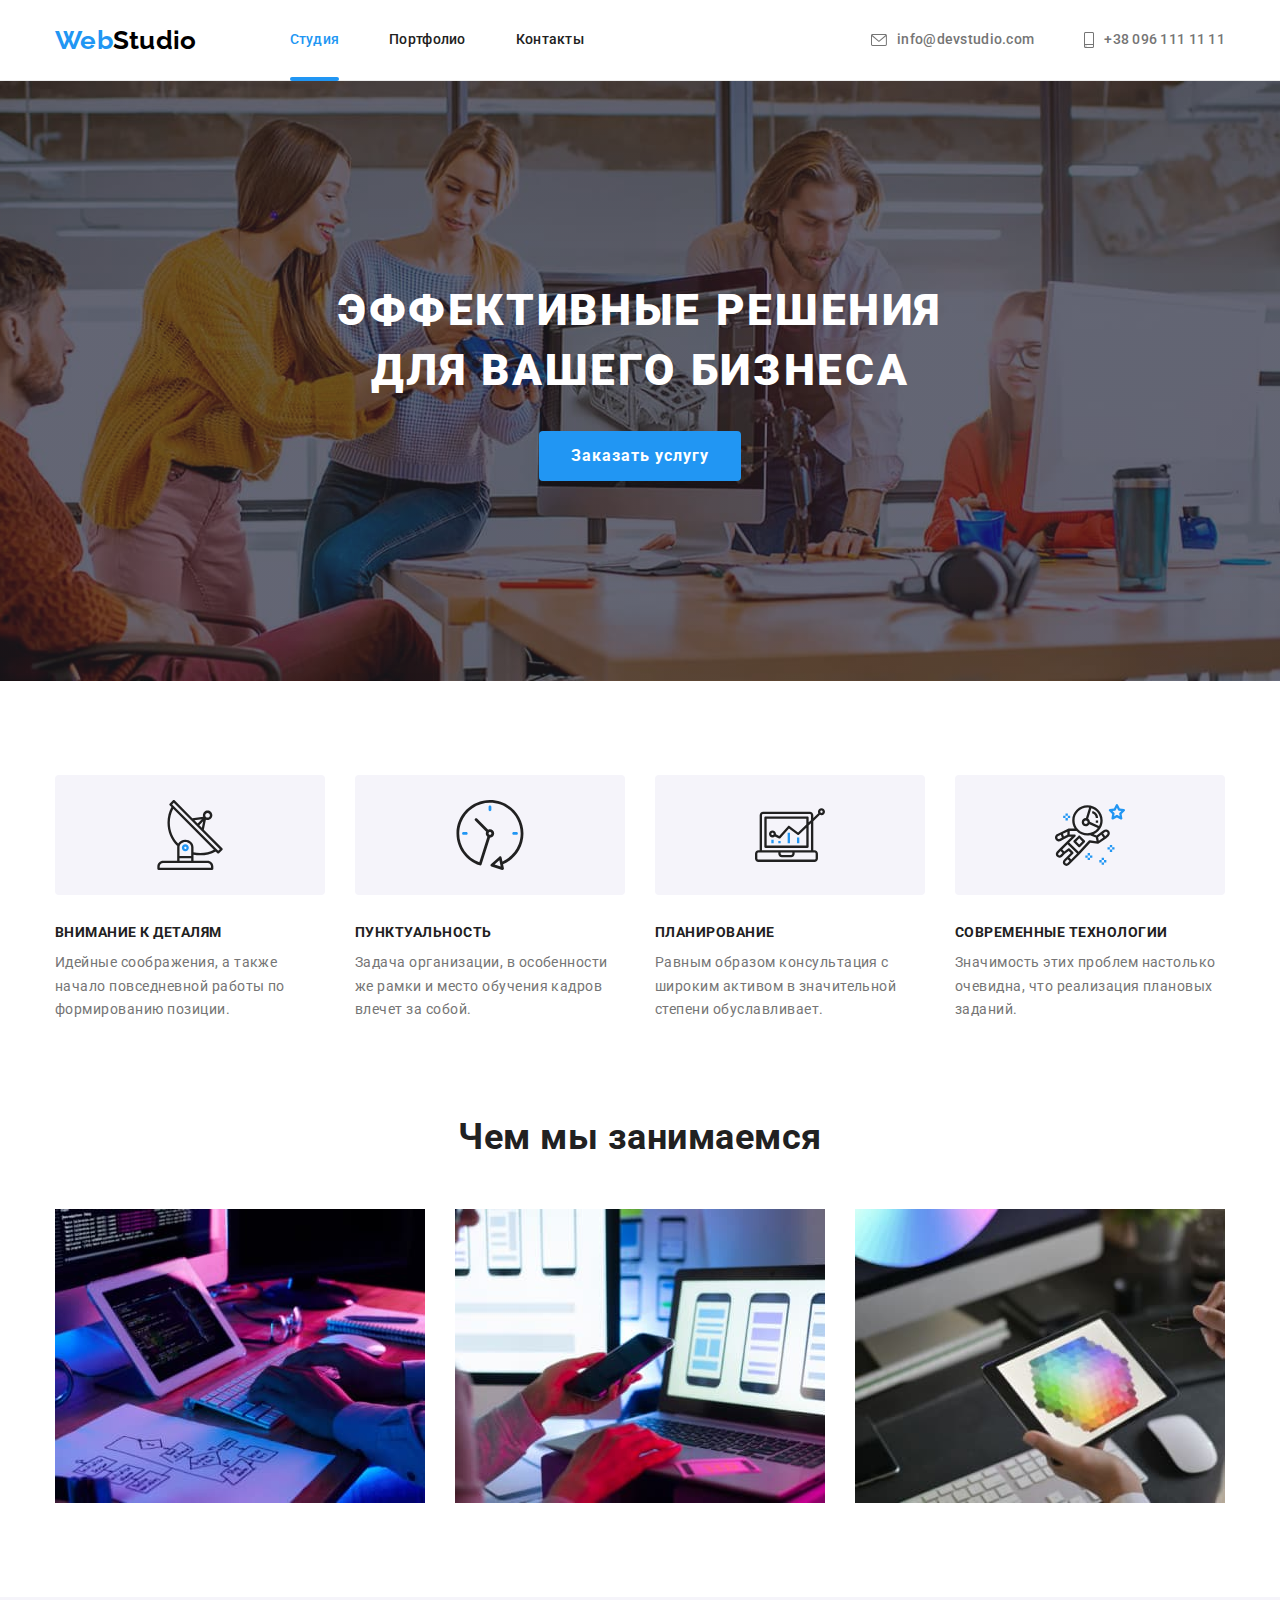
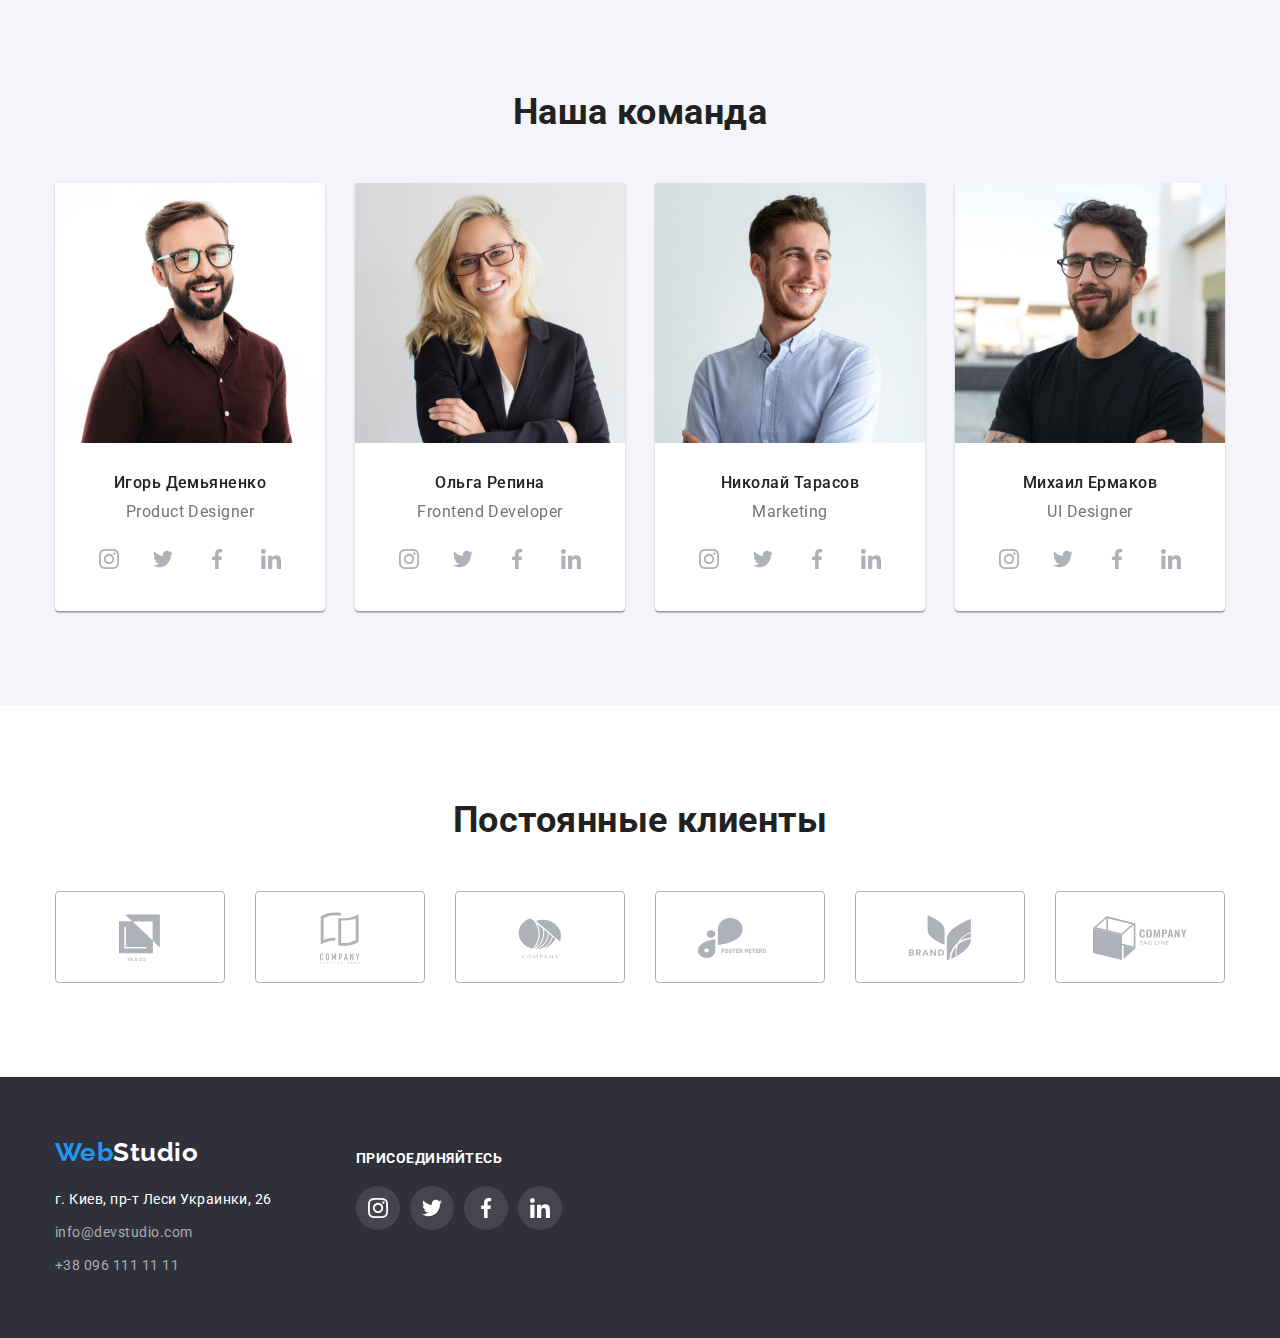
<file: index.html>
<!DOCTYPE html>
<html lang="ru">
<head>
    <meta charset="UTF-8">
    <meta http-equiv="X-UA-Compatible" content="IE=edge">
    <meta name="viewport" content="width=device-width, initial-scale=1.0">
    <title>Document</title>
    <link rel="preconnect" href="https://fonts.googleapis.com">
    <link rel="preconnect" href="https://fonts.gstatic.com" crossorigin>
    <link href="https://fonts.googleapis.com/css2?family=Raleway:wght@700&family=Roboto:wght@400;500;700;900&display=swap"
        rel="stylesheet">
    <link rel="stylesheet" href="https://cdnjs.cloudflare.com/ajax/libs/modern-normalize/1.1.0/modern-normalize.min.css">
    <link rel="stylesheet" href="./css/styles.css">
</head>
<body>
    
 <!--Шапка-->
        <header class="page-header">
            <div class="container main-nav">
                <a href="./index.html" lang="en" class="logo-header link"> <span class="logo-web">Web</span>Studio </a>
                <nav class="page-nav">
                    <ul class="site-nav">
                        <li class="item"><a href="./index.html" class="link current">Студия</a></li>
                        <li class="item"><a href="./portfolio.html" class="link">Портфолио</a></li>
                        <li class="item"><a href="" class="link">Контакты</a></li>
                    </ul>
                </nav>
                <ul class="contacts-nav">
                    <li class="contacts-item">
                        <a href="mailto:info@devstudio.com" class="contacts-link link">
                            <svg class="icon-header envelop" width="16" height="12">
                                <use href="./images/icons.svg#icon-envelope"></use>
                            </svg>info@devstudio.com</a>
                    </li>
                    <li class="contacts-item">
                        <a href="tel:+380961111111" class="contacts-link link">
                            <svg class="icon-header phone" width="10" height="16">
                                <use href="./images/icons.svg#icon-smartphone"></use>
                            </svg>+38 096 111 11 11</a>
                    </li>
                </ul>
            </div>
        </header>
        <main>
 <!--герой--> 
            <section class="hero hero-background">
                <div class="container">
                <h1 class="hero-title">Эффективные решения для вашего бизнеса</h1>
                <button type="button" class="button main" data-modal-open>Заказать услугу</button>
                </div>
            </section>
 <!--Преимущества-->
            <section class="section">
                <div class="container">
                <h2 class="features-title visually-hidden">Преимущества</h2>
                <ul class="features-list">
                    <li class="features-container">
                        <div class="icon-background">
                        <svg class="icon-features">
                            <use href="./images/icons.svg#icon-antenna"></use>
                        </svg>
                        </div>          
                        <h3 class="title">Внимание к деталям</h3>
                        <p class="text">Идейные соображения, а также начало повседневной работы по формированию позиции.</p>
                    </li>
                    <li class="features-container">
                        <div class="icon-background">
                            <svg class="icon-features">
                                <use href="./images/icons.svg#icon-clock"></use>
                            </svg>
                        </div>
                        <h3 class="title">Пунктуальность</h3>
                        <p class="text">Задача организации, в особенности же рамки и место обучения кадров влечет за собой.</p>
                    </li>
                    <li class="features-container diagram">
                        <div class="icon-background">
                            <svg class="icon-features">
                                <use href="./images/icons.svg#icon-diagram"></use>
                            </svg>
                        </div>
                        <h3 class="title">Планирование</h3>
                        <p class="text">Равным образом консультация с широким активом в значительной степени обуславливает.</p>
                    </li>
                    <li class="features-container astronaut">
                        <div class="icon-background">
                            <svg class="icon-features">
                                <use href="./images/icons.svg#icon-astronaut"></use>
                            </svg>
                        </div>
                        <h3 class="title">Современные технологии</h3>
                        <p class="text">Значимость этих проблем настолько очевидна, что реализация плановых заданий.</p>
                    </li>
                </ul>
                </div>
            </section>
 <!--Чем мы занимаемся-->
            <section class="section no-padding-top">
                <div class="container">
                <h2 class="section-title">Чем мы занимаемся</h2>
                <ul class="job-list">
                    <li class="job-item">
                        <img src="./images/box1.jpg " alt="человек набирает код на комютере" width="370">
                        <p class="item-description">Десктопные приложения</p>
                    </li>
                    <li class="job-item">
                        <img src="./images/box2.jpg" alt="подбор макета для мобильного" width="370">
                        <p class="item-description">Мобильные приложения</p>
                    </li>
                    <li class="job-item">
                        <img src="./images/box3.jpg" alt="градиенты цвета на планшете" width="370">
                        <p class="item-description">Дизайнерские решения</p>
                    </li>
                </ul>
                </div>
            </section>
<!--Наша команда-->
            <section class="section team-background">
                <div class="container">
                <h2 class="section-title">Наша команда</h2>
                <ul class="team-list">
                    <li class="team-container">
                        <div class="team-cards">
                        <img class="team-img" src="./images/img1.jpg" alt="фото Игорь Демьяненко" width="270">
                        <p class="team-img back">Lorem ipsum dolor sit amet consectetur adipisicing elit. Autem, ex eligendi. Neque explicabo itaque asperiores sunt ipsum, quos animi sequi.</p>
                        </div>
                        <h3 class="title">Игорь Демьяненко</h3>
                        <p lang="en" class="text">Product Designer</p>
                        <ul class="team-sm-list">
                            <li class="team-sm-item">
                                <a href="" class="team-sm-link" target="_blank" rel="noopener noreferrer nofollow">
                                    <svg class="icon-social-media">
                                    <use href="./images/icons.svg#icon-instagram"></use>
                                    </svg>
                                </a>
                            </li>
                            <li class="team-sm-item">
                                <a href="" class="team-sm-link" target="_blank" rel="noopener noreferrer nofollow">
                                    <svg class="icon-social-media">
                                        <use href="./images/icons.svg#icon-twitter"></use>
                                    </svg>
                                </a>
                            </li>
                            <li class="team-sm-item">
                                <a href="" class="team-sm-link" target="_blank" rel="noopener noreferrer nofollow">
                                    <svg class="icon-social-media">
                                        <use href="./images/icons.svg#icon-facebook"></use>
                                    </svg>
                                </a>
                            </li>
                            <li class="team-sm-item">
                                <a href="" class="team-sm-link" target="_blank" rel="noopener noreferrer nofollow">
                                    <svg class="icon-social-media">
                                        <use href="./images/icons.svg#icon-linkedin"></use>
                                    </svg>
                                </a>
                            </li>
                        </ul>
                    </li>
                    <li class="team-container">
                        <div class="team-cards">
                        <img class="team-img" src="./images/img2.jpg" alt="фото Ольга Репина" width="270">
                        <p class="team-img back">Lorem ipsum dolor sit amet, consectetur adipisicing elit. Minus, rem. Officia distinctio ratione beatae harum nulla eligendi, iste odit dolorem.</p>
                        </div>
                        <h3 class="title">Ольга Репина</h3>
                        <p lang="en" class="text">Frontend Developer</p>
                        <ul class="team-sm-list">
                            <li class="team-sm-item">
                                <a href="" class="team-sm-link" target="_blank" rel="noopener noreferrer nofollow">
                                    <svg class="icon-social-media">
                                        <use href="./images/icons.svg#icon-instagram"></use>
                                    </svg>
                                </a>
                            </li>
                            <li class="team-sm-item">
                                <a href="" class="team-sm-link" target="_blank" rel="noopener noreferrer nofollow">
                                    <svg class="icon-social-media">
                                        <use href="./images/icons.svg#icon-twitter"></use>
                                    </svg>
                                </a>
                            </li>
                            <li class="team-sm-item">
                                <a href="" class="team-sm-link" target="_blank" rel="noopener noreferrer nofollow">
                                    <svg class="icon-social-media">
                                        <use href="./images/icons.svg#icon-facebook"></use>
                                    </svg>
                                </a>
                            </li>
                            <li class="team-sm-item">
                                <a href="" class="team-sm-link" target="_blank" rel="noopener noreferrer nofollow">
                                    <svg class="icon-social-media">
                                        <use href="./images/icons.svg#icon-linkedin"></use>
                                    </svg>
                                </a>
                            </li>
                        </ul>
                    </li>
                    <li class="team-container">
                        <div class="team-cards">
                        <img class="team-img" src="./images/img3.jpg" alt="фото Николай Тарасов" width="270">
                        <p class="team-img back">Lorem ipsum dolor sit amet consectetur adipisicing elit. Autem, ex eligendi. Neque explicabo itaque asperiores sunt ipsum, quos animi sequi.</p>
                        </div>
                        <h3 class="title">Николай Тарасов</h3>
                        <p lang="en" class="text"> Marketing</p>
                        <ul class="team-sm-list">
                            <li class="team-sm-item">
                                <a href="" class="team-sm-link" target="_blank" rel="noopener noreferrer nofollow">
                                    <svg class="icon-social-media">
                                        <use href="./images/icons.svg#icon-instagram"></use>
                                    </svg>
                                </a>
                            </li>
                            <li class="team-sm-item">
                                <a href="" class="team-sm-link" target="_blank" rel="noopener noreferrer nofollow">
                                    <svg class="icon-social-media">
                                        <use href="./images/icons.svg#icon-twitter"></use>
                                    </svg>
                                </a>
                            </li>
                            <li class="team-sm-item">
                                <a href="" class="team-sm-link" target="_blank" rel="noopener noreferrer nofollow">
                                    <svg class="icon-social-media">
                                        <use href="./images/icons.svg#icon-facebook"></use>
                                    </svg>
                                </a>
                            </li>
                            <li class="team-sm-item">
                                <a href="" class="team-sm-link" target="_blank" rel="noopener noreferrer nofollow">
                                    <svg class="icon-social-media">
                                        <use href="./images/icons.svg#icon-linkedin"></use>
                                    </svg>
                                </a>
                            </li>
                        </ul>
                    </li>
                    <li class="team-container">
                        <div class="team-cards">
                        <img  class="team-img" src="./images/img4.jpg" alt="фото Михаил Ермаков" width="270">
                        <p class="team-img back">Lorem ipsum dolor sit amet consectetur adipisicing elit. Autem, ex eligendi. Neque explicabo itaque asperiores sunt ipsum, quos animi sequi.</p>
                        </div>
                        <h3 class="title">Михаил Ермаков</h3>
                        <p lang="en" class="text">UI Designer</p>
                        <ul class="team-sm-list">
                            <li class="team-sm-item">
                                <a href="" class="team-sm-link" target="_blank" rel="noopener noreferrer nofollow">
                                    <svg class="icon-social-media">
                                        <use href="./images/icons.svg#icon-instagram"></use>
                                    </svg>
                                </a>
                            </li>
                            <li class="team-sm-item">
                                <a href="" class="team-sm-link" target="_blank" rel="noopener noreferrer nofollow">
                                    <svg class="icon-social-media">
                                        <use href="./images/icons.svg#icon-twitter"></use>
                                    </svg>
                                </a>
                            </li>
                            <li class="team-sm-item">
                                <a href="" class="team-sm-link" target="_blank" rel="noopener noreferrer nofollow">
                                    <svg class="icon-social-media">
                                        <use href="./images/icons.svg#icon-facebook"></use>
                                    </svg>
                                </a>
                            </li>
                            <li class="team-sm-item">
                                <a href="" class="team-sm-link" target="_blank" rel="noopener noreferrer nofollow">
                                    <svg class="icon-social-media">
                                        <use href="./images/icons.svg#icon-linkedin"></use>
                                    </svg>
                                </a>
                            </li>
                        </ul>
                    </li>
                </ul>
                </div>
            </section>
            <section class="section">
                <div class="container ">
                <h2 class="section-title client">Постоянные клиенты</h2>
                <ul class="client-list">
                    <li class="client-container">
                        <a href="" class="client-link" target="_blank" rel="noopener noreferrer nofollow"> 
                            <svg class="client-icon" width="41" hight="46.7">
                                <use href="./images/icons.svg#icon-company1"></use>
                            </svg>
                        </a>
                    </li>
                    <li class="client-container">
                        <a href="" class="client-link" target="_blank" rel="noopener noreferrer nofollow">
                            <svg class="client-icon" width="40" hight="52">
                                <use href="./images/icons.svg#icon-company6" ></use>
                            </svg>
                        </a>
                    </li>
                    <li class="client-container">
                        <a href="" class="client-link" target="_blank" rel="noopener noreferrer nofollow">
                            <svg class="client-icon" width="43.5" hight="41.2">
                                <use href="./images/icons.svg#icon-company5"></use>
                            </svg>
                        </a>
                    </li>
                    <li class="client-container">
                        <a href="" class="client-link" target="_blank" rel="noopener noreferrer nofollow">
                            <svg class="client-icon" width="84.4" hight="40.6">
                                <use href="./images/icons.svg#icon-company4"></use>
                            </svg>
                        </a>
                    </li>
                    <li class="client-container">
                        <a href="" class="client-link" target="_blank" rel="noopener noreferrer nofollow">
                            <svg class="client-icon" width="62.5" hight="45.4">
                                <use href="./images/icons.svg#icon-company3"></use>
                            </svg>
                        </a>
                    </li>
                    <li class="client-container">
                        <a href="" class="client-link" target="_blank" rel="noopener noreferrer nofollow">
                            <svg class="client-icon" width="93.8" hight="44">
                                <use href="./images/icons.svg#icon-company2"></use>
                            </svg>
                        </a>
                    </li>
                    
                </ul>
                </div>
            </section>
        </main>
<!--Футер-->
        <footer class="page-footer">
            <div class="container">
                
                <address class="address-footer">
                    <a href="./index.html" lang="en" class="logo-footer link"> <span class="logo-web">Web</span>Studio </a>
                    <ul class="footer-list">
                        <li class="footer-item"><a
                                href="https://www.google.com/maps/place/%D0%B1%D1%83%D0%BB.+%D0%9B%D0%B5%D1%81%D0%B8+%D0%A3%D0%BA%D1%80%D0%B0%D0%B8%D0%BD%D0%BA%D0%B8,+26,+%D0%9A%D0%B8%D0%B5%D0%B2,+02000/@50.4265807,30.5361971,17z/data=!3m1!4b1!4m5!3m4!1s0x40d4cf0e033ecbe9:0x57a4dffefec77da0!8m2!3d50.4265807!4d30.5383858"
                                class="map-footer link">г. Киев, пр-т Леси Украинки, 26</a>
                        </li>
                        <li class="footer-item"><a href="mailto:info@devstudio.com"
                                class="contacts-footer link">info@devstudio.com</a>
                        </li>
                        <li class="footer-item"><a href="tel:+380961111111" class="contacts-footer link">+38 096 111 11 11</a>
                        </li>
                    </ul>
                </address>
                <div class="footer-sm">
                    <b class="footer-call">присоединяйтесь</b>
                    <ul class="team-sm-list">
                        <li class="team-sm-item">
                            <a href="" class="team-sm-link" target="_blank" rel="noopener noreferrer nofollow">
                                <svg class="icon-social-media">
                                    <use href="./images/icons.svg#icon-instagram"></use>
                                </svg>
                            </a>
                        </li>
                        <li class="team-sm-item">
                            <a href="" class="team-sm-link" target="_blank" rel="noopener noreferrer nofollow">
                                <svg class="icon-social-media">
                                    <use href="./images/icons.svg#icon-twitter"></use>
                                </svg>
                            </a>
                        </li>
                        <li class="team-sm-item">
                            <a href="" class="team-sm-link" target="_blank" rel="noopener noreferrer nofollow">
                                <svg class="icon-social-media">
                                    <use href="./images/icons.svg#icon-facebook"></use>
                                </svg>
                            </a>
                        </li>
                        <li class="team-sm-item">
                            <a href="" class="team-sm-link" target="_blank" rel="noopener noreferrer nofollow">
                                <svg class="icon-social-media">
                                    <use href="./images/icons.svg#icon-linkedin"></use>
                                </svg>
                            </a>
                        </li>
                    </ul>
                </div>
            </div>
        </footer>
<!-- modal -->
        <div class="backdrop is-hidden" data-modal>
            <div class="modal">
                <button type="button" class="close" data-modal-close>
                    <svg class="icon-close" width="18" hight="18">
                        <use href="./images/icons.svg#icon-modal" ></use>
                    </svg>
                </button>
            </div>
        </div>
        
        
<script src="./js/modal.js"></script>

</body>

</html>
</file>
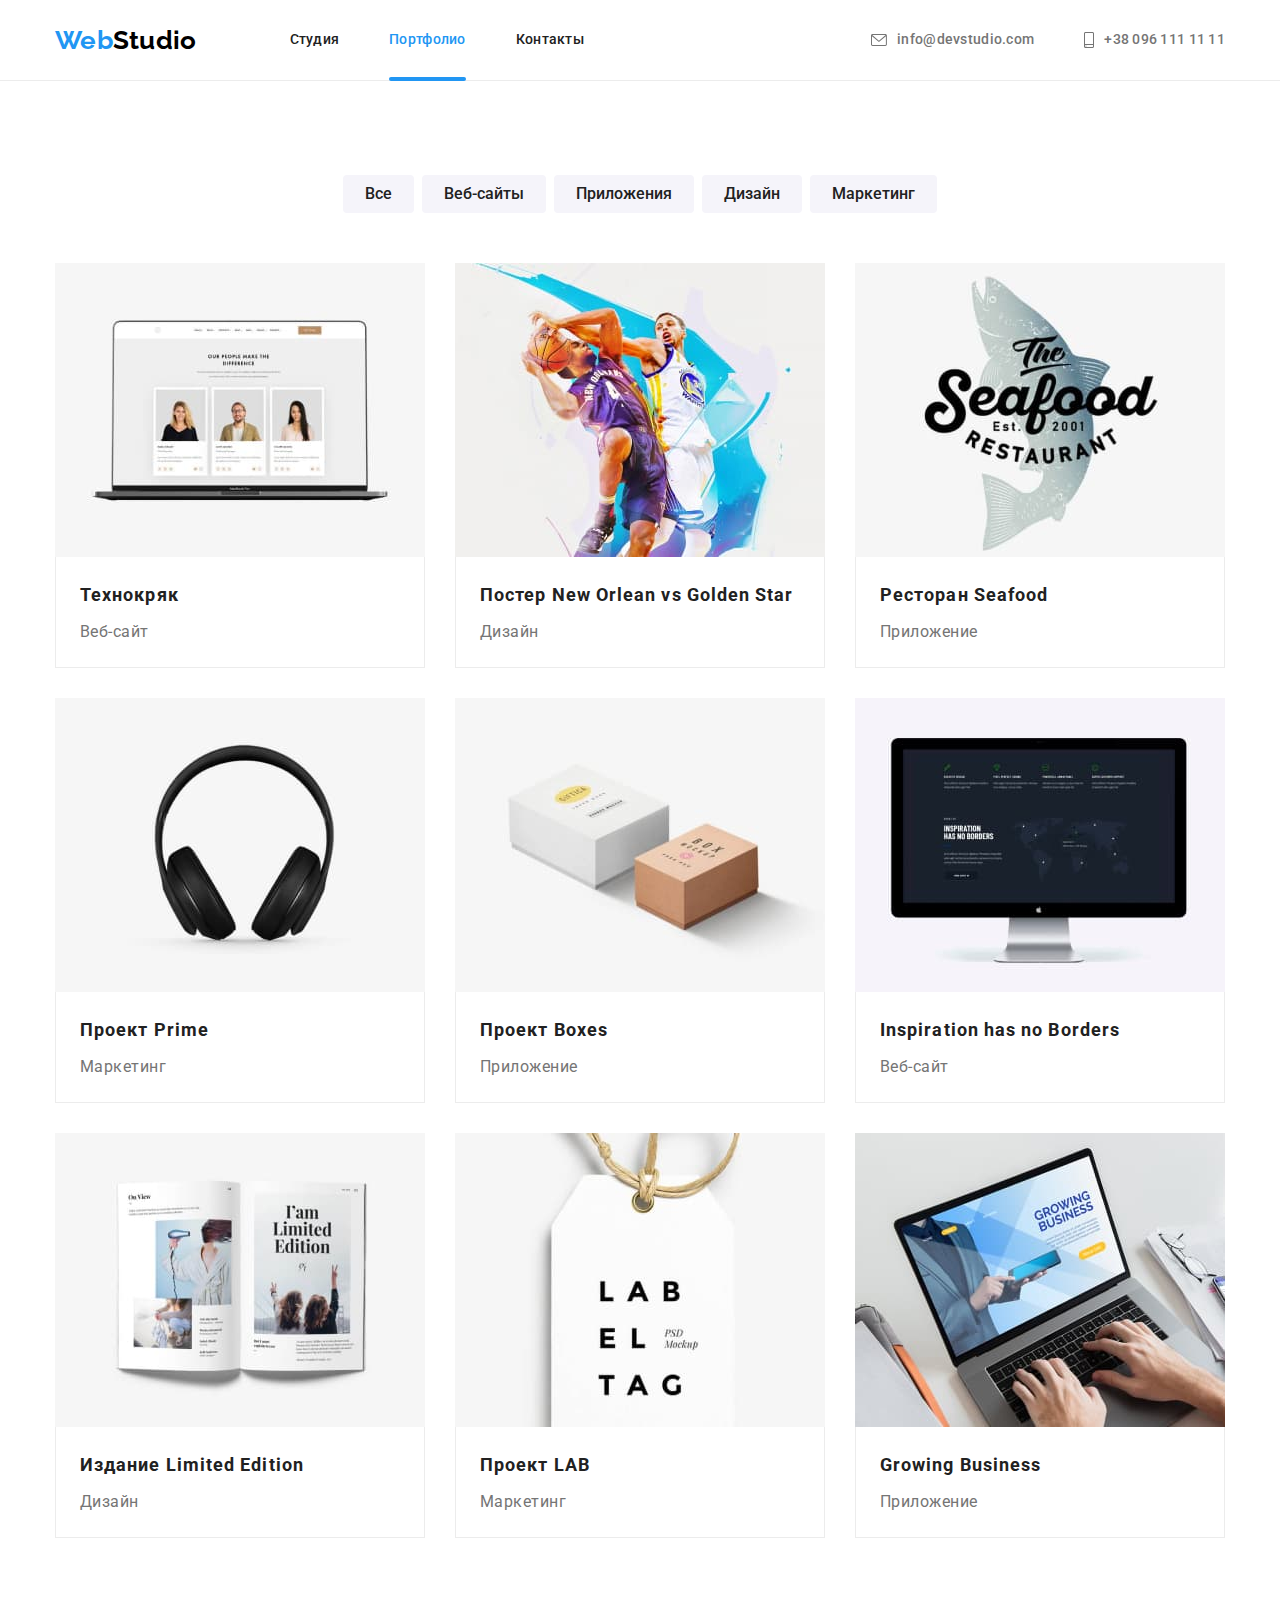
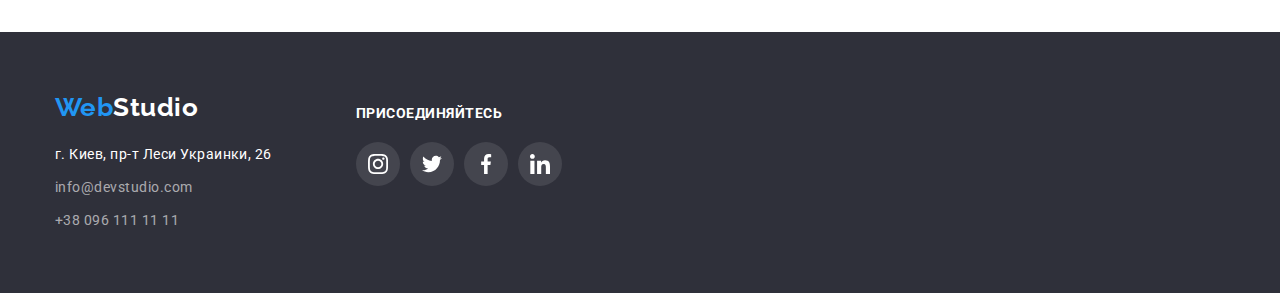
<file: portfolio.html>
<!DOCTYPE html>
<html lang="ru">
<head>
    <meta charset="UTF-8">
    <meta http-equiv="X-UA-Compatible" content="IE=edge">
    <meta name="viewport" content="width=device-width, initial-scale=1.0">
    <title>Document</title>
    <link rel="preconnect" href="https://fonts.googleapis.com">
    <link rel="preconnect" href="https://fonts.gstatic.com" crossorigin>
    <link href="https://fonts.googleapis.com/css2?family=Raleway:wght@700&family=Roboto:wght@400;500;700;900&display=swap" rel="stylesheet">
    <link rel="stylesheet" href="https://cdnjs.cloudflare.com/ajax/libs/modern-normalize/1.1.0/modern-normalize.min.css">
    <link rel="stylesheet" href="./css/styles.css">
</head>
<body>
    
        <!--Шапка-->
        <header class="page-header">
            <div class="container main-nav">
                <a href="./index.html" lang="en" class="logo-header link"> <span class="logo-web">Web</span>Studio </a>
                <nav class="page-nav">
                    <ul class="site-nav">
                        <li class="item"><a href="./index.html" class="link">Студия</a></li>
                        <li class="item"><a href="./portfolio.html" class="link current">Портфолио</a></li>
                        <li class="item"><a href="" class="link">Контакты</a></li>
                    </ul>
                </nav>
                <ul class="contacts-nav">
                    <li class="contacts-item">
                        <a href="mailto:info@devstudio.com" class="contacts-link link">
                            <svg class="icon-header envelop" width="16" height="12">
                                <use href="./images/icons.svg#icon-envelope" ></use>
                            </svg>info@devstudio.com</a>
                    </li>
                    <li class="contacts-item">
                        <a href="tel:+380961111111" class="contacts-link link">
                            <svg class="icon-header phone" width="10" height="16">
                                <use href="./images/icons.svg#icon-smartphone"></use>
                            </svg>+38 096 111 11 11</a>
                    </li>
                </ul>
            </div>
        </header>
        <main>
            <section class="section">
                <div class="container ">
            <h1 class="portofolio-header visually-hidden ">Портофолио</h1>
            <!--фильтр-->
            <ul class="portofolio-list">
                <li class="portfolio-btn"><button type="button" class="button">Все</button></li>
                <li class="portfolio-btn"><button type="button" class="button">Веб-сайты</button></li>
                <li class="portfolio-btn"><button type="button" class="button">Приложения</button></li>
                <li class="portfolio-btn"><button type="button" class="button">Дизайн</button></li>
                <li class="portfolio-btn"><button type="button" class="button">Маркетинг</button></li>
            </ul>
            <!--Примеры работ-->
            <ul class="examples-list">
                <li class="examples-container">
                    <a href="" class="examples-link link">
                        <div class="examples-thumb">
                            <img src="./images/portfolio/img9.jpg" alt="Ноутбук" width="370">
                            <div class="examples-overlay">
                                <p class="examples-text-overlay">Ресурс предлагает комплексные предложения с разным уровнем функционала
                                    и сервисов. Все это позволит посетителю получить
                                    исчерпывающие сведения о компании или частном лице.</p>
                            </div>
                        </div>
                        <div class="description">
                            <h2 class="title">Технокряк</h2>
                            <p class="text">Веб-сайт</p>
                        </div>
                    </a>
                </li>
                <li class="examples-container">
                    <a href="" class="examples-link link">
                        <div class="examples-thumb">
                            <img src="./images/portfolio/img1.jpg" alt="Ноутбук" width="370">
                            <div class="examples-overlay">
                                <p class="examples-text-overlay">Ресурс предлагает комплексные предложения с разным уровнем функционала и
                                    сервисов. Все это позволит посетителю получить
                                    исчерпывающие сведения о компании или частном лице.</p>
                            </div>
                        </div>
                        <div class="description">
                        <h2 class="title">Постер New Orlean vs Golden Star</h2>
                        <p class="text">Дизайн</p>
                        </div>
                    </a>
                </li>
                <li class="examples-container">
                    <a href="" class="examples-link link">
                        <div class="examples-thumb">
                            <img src="./images/portfolio/img2.jpg" alt="Ноутбук" width="370">
                            <div class="examples-overlay">
                                <p class="examples-text-overlay">Ресурс предлагает комплексные предложения с разным уровнем функционала
                                    и
                                    сервисов. Все это позволит посетителю получить
                                    исчерпывающие сведения о компании или частном лице.</p>
                            </div>
                        </div>
                        <div class="description">
                            <h2 class="title">Ресторан Seafood</h2>
                            <p class="text">Приложение</p>
                        </div>
                    </a>
                </li>
                <li class="examples-container">
                    <a href="" class="examples-link link">
                        <div class="examples-thumb">
                            <img src="./images/portfolio/img3.jpg" alt="Ноутбук" width="370">
                            <div class="examples-overlay">
                                <p class="examples-text-overlay">Ресурс предлагает комплексные предложения с разным уровнем функционала
                                    и
                                    сервисов. Все это позволит посетителю получить
                                    исчерпывающие сведения о компании или частном лице.</p>
                            </div>
                        </div>
                        <div class="description">
                            <h2 class="title">Проект Prime</h2>
                            <p class="text">Маркетинг</p>
                        </div>
                    </a>
                </li>
                <li class="examples-container">
                    <a href="" class="examples-link link">
                        <div class="examples-thumb">
                            <img src="./images/portfolio/img4.jpg" alt="Ноутбук" width="370">
                            <div class="examples-overlay">
                                <p class="examples-text-overlay">Ресурс предлагает комплексные предложения с разным уровнем функционала
                                    и
                                    сервисов. Все это позволит посетителю получить
                                    исчерпывающие сведения о компании или частном лице.</p>
                            </div>
                        </div>
                        <div class="description">
                            <h2 class="title">Проект Boxes</h2>
                            <p class="text">Приложение</p>
                        </div>
                    </a>
                </li>
                <li class="examples-container">
                    <a href="" class="examples-link link">
                        <div class="examples-thumb">
                            <img src="./images/portfolio/img5.jpg" alt="Ноутбук" width="370">
                            <div class="examples-overlay">
                                <p class="examples-text-overlay">Ресурс предлагает комплексные предложения с разным уровнем функционала
                                    и
                                    сервисов. Все это позволит посетителю получить
                                    исчерпывающие сведения о компании или частном лице.</p>
                            </div>
                        </div>
                        <div class="description">
                            <h2 class="title">Inspiration has no Borders</h2>
                            <p class="text">Веб-сайт</p>
                        </div>
                    </a>
                </li>
                <li class="examples-container">
                    <a href="" class="examples-link link">
                        <div class="examples-thumb">
                            <img src="./images/portfolio/img6.jpg" alt="Ноутбук" width="370">
                            <div class="examples-overlay">
                                <p class="examples-text-overlay">Ресурс предлагает комплексные предложения с разным уровнем функционала
                                    и
                                    сервисов. Все это позволит посетителю получить
                                    исчерпывающие сведения о компании или частном лице.</p>
                            </div>
                        </div>
                        <div class="description">
                            <h2 class="title">Издание Limited Edition</h2>
                            <p class="text">Дизайн</p>
                        </div>
                    </a>
                </li>
                <li class="examples-container">
                    <a href="" class="examples-link link">
                        <div class="examples-thumb">
                            <img src="./images/portfolio/img7.jpg" alt="Ноутбук" width="370">
                            <div class="examples-overlay">
                                <p class="examples-text-overlay">Ресурс предлагает комплексные предложения с разным уровнем функционала
                                    и
                                    сервисов. Все это позволит посетителю получить
                                    исчерпывающие сведения о компании или частном лице.</p>
                            </div>
                        </div>
                        <div class="description">
                            <h2 class="title">Проект LAB</h2>
                            <p class="text">Маркетинг</p>
                        </div>
                    </a>
                </li>
                <li class="examples-container">
                    <a href="" class="examples-link link">
                        <div class="examples-thumb">
                            <img src="./images/portfolio/img8.jpg" alt="Ноутбук" width="370">
                            <div class="examples-overlay">
                                <p class="examples-text-overlay">Ресурс предлагает комплексные предложения с разным уровнем функционала
                                    и
                                    сервисов. Все это позволит посетителю получить
                                    исчерпывающие сведения о компании или частном лице.</p>
                            </div>
                        </div>
                        <div class="description">
                            <h2 class="title">Growing Business</h2>
                            <p class="text">Приложение</p>
                        </div>
                    </a>
                </li>
                </li>
            </ul>
            </div>
            </section>
        </main>
        <!--Футер-->
        <footer class="page-footer">
            <div class="container">
        
                <address class="address-footer">
                    <a href="./index.html" lang="en" class="logo-footer link"> <span class="logo-web">Web</span>Studio </a>
                    <ul class="footer-list">
                        <li class="footer-item"><a
                                href="https://www.google.com/maps/place/%D0%B1%D1%83%D0%BB.+%D0%9B%D0%B5%D1%81%D0%B8+%D0%A3%D0%BA%D1%80%D0%B0%D0%B8%D0%BD%D0%BA%D0%B8,+26,+%D0%9A%D0%B8%D0%B5%D0%B2,+02000/@50.4265807,30.5361971,17z/data=!3m1!4b1!4m5!3m4!1s0x40d4cf0e033ecbe9:0x57a4dffefec77da0!8m2!3d50.4265807!4d30.5383858"
                                class="map-footer link">г. Киев, пр-т Леси Украинки, 26</a>
                        </li>
                        <li class="footer-item"><a href="mailto:info@devstudio.com"
                                class="contacts-footer link">info@devstudio.com</a>
                        </li>
                        <li class="footer-item"><a href="tel:+380961111111" class="contacts-footer link">+38 096 111 11 11</a>
                        </li>
                    </ul>
                </address>
                <div class="footer-sm">
                    <b class="footer-call">присоединяйтесь</b>
                    <ul class="team-sm-list">
                        <li class="team-sm-item">
                            <a href="" class="team-sm-link" target="_blank" rel="noopener noreferrer nofollow">
                                <svg class="icon-social-media">
                                    <use href="./images/icons.svg#icon-instagram"></use>
                                </svg>
                            </a>
                        </li>
                        <li class="team-sm-item">
                            <a href="" class="team-sm-link" target="_blank" rel="noopener noreferrer nofollow">
                                <svg class="icon-social-media">
                                    <use href="./images/icons.svg#icon-twitter"></use>
                                </svg>
                            </a>
                        </li>
                        <li class="team-sm-item">
                            <a href="" class="team-sm-link" target="_blank" rel="noopener noreferrer nofollow">
                                <svg class="icon-social-media">
                                    <use href="./images/icons.svg#icon-facebook"></use>
                                </svg>
                            </a>
                        </li>
                        <li class="team-sm-item">
                            <a href="" class="team-sm-link" target="_blank" rel="noopener noreferrer nofollow">
                                <svg class="icon-social-media">
                                    <use href="./images/icons.svg#icon-linkedin"></use>
                                </svg>
                            </a>
                        </li>
                    </ul>
                </div>
            </div>
        </footer>
    
</body>
</html>
</file>
<file: css/styles.css>
:root {
  --main-text-color: #757575;
  --accent-color: #2196f3;
  --title-text-color: #212121;
  --footer-hero-background-color: #2f303a;
  --primery-background-color: #ffffff;
  --secondary-background-color: #f5f4fa;
  --time-function: cubic-bezier(0.4, 0, 0.2, 1);
}

html {
  box-sizing: border-box;
}

body {
  font-family: "Roboto", sans-serif;
  color: var(--main-text-color);
  background-color: var(--primery-background-color);
  letter-spacing: 0.03em;
}
ul {
  list-style: none;
  padding: 0;
  margin: 0;
}
img {
  display: block;
  max-width: 100%;
  height: auto;

}
p, h1, h2, h3, h4, h5, h6 {
  margin: 0;
}

.text {
  margin-top: 0;
  margin-bottom: 0;
}
button{
  cursor: pointer;
}
.link {
  text-decoration: none;
  font-style: normal;
  color: var(--main-text-color);
}
.visually-hidden {
  position: absolute;
  white-space: nowrap;
  width: 1px;
  height: 1px;
  overflow: hidden;
  border: 0;
  padding: 0;
  clip: rect(0 0 0 0);
  clip-path: inset(50%);
  margin: -1px;
}
.section {
  padding-top: 94px;
  padding-bottom: 94px;
}

.container {
  width: 1200px;
  padding-left: 15px;
  padding-right: 15px;
  margin: 0 auto;
}
.no-padding-top {
  padding-top: 0;
}
/* Логотип */
.logo-header {
  color: #000000;
  font-family: "Raleway", sans-serif;
  font-size: 26px;
  font-weight: 700;
  line-height: 1.19;
}
.logo-web {
  color: var(--accent-color);
}
/* шапка навигация */
.page-header {
  font-size: 14px;
  font-weight: 500;
  letter-spacing: 0.02em;
  line-height: 1.14;
  border-bottom: 1px solid #ececec;
}
.site-nav,
.contacts-nav,
.main-nav {
  display: flex;
}
.main-nav {
  align-items: center;
}
.site-nav {
  margin-left: 93px;
  
}
.contacts-nav {
  margin-left: auto;
}

.site-nav .item:not(:last-child),
.contacts-item:not(:last-child) {
  margin-right: 50px;
}

.site-nav .link {
  display: block;
  padding-top: 32px;
  padding-bottom: 32px;

  color: var(--title-text-color);

  transition: color 250ms var(--time-function);
  
}

.contacts-nav .link {
  display: inline-block;
  display: flex;
  align-items: center;
  padding-top: 32px;
  padding-bottom: 32px;

  transition: color 250ms var(--time-function);

}
.item .current {
  color: var(--accent-color);
  position: relative;
}
.site-nav .link:hover,
.site-nav .link:focus,
.contacts-nav .link:hover,
.contacts-nav .link:focus {
  color: var(--accent-color);
}

.contacts-link:hover .icon-header,
.contacts-link:focus .icon-header {
  color: var(--accent-color);
  fill: var(--accent-color);
}

.contacts-item {
  display: flex;
  align-items: center;
  justify-self: center;
}

.icon-header {
  fill: var(--main-text-color);
  margin-right: 10px;

  transition: fill 250ms var(--time-function);
}

.current::after {
  content: '';
  background-color: var(--accent-color);
  height: 4px;
  width: 100%;
  border-radius: 2px;
  position: absolute;
  bottom: -1px;
  left: 0;
}

/* main */
/* герой */
.hero {
  text-align: center;
  padding-top: 200px;
  padding-bottom: 200px;
}
.hero-title {
  color: var(--primery-background-color);
  font-size: 44px;
  font-weight: 900;
  text-transform: uppercase;
  letter-spacing: 0.06em;
  line-height: 1.36;
  text-align: center;
  margin-left: auto;
  margin-right: auto;
  margin-bottom: 30px;
  margin-top: 0;
  width: 696px;
}
.hero-background {
  max-width: 1600px;
  max-height: 600px;
  margin-left: auto;
  margin-right: auto;
  background-image: linear-gradient(
      to right,
      rgba(47, 48, 58, 0.4),
      rgba(47, 48, 58, 0.4)
    ),
    url("../images/bg-img.jpg");
  background-repeat: no-repeat;
  background-position: center;
  background-color: var(--footer-hero-background-color);
}
/* секции */
.section-title {
  font-size: 36px;
  font-weight: 700;
  line-height: 1.17;
  color: var(--title-text-color);
  text-align: center;
  margin-bottom: 50px;
  margin-top: 0;
}
.features-list .title {
  color: var(--title-text-color);
  font-size: 14px;
  font-weight: 700;
  line-height: 1.14;
  text-transform: uppercase;
  margin-bottom: 10px;
  margin-top: 0;
}
.features-list {
  display: flex;
  margin-left: -30px;

}
.features-list .text {
  font-size: 14px;
  font-weight: 400;
  line-height: 1.71;
}
.features-container {
  flex-basis: calc(100% / 4 - 30px);
  margin-left: 30px;
}

.icon-background {
  min-height: 120px;
  border-radius: 4px;
  background-color: var(--secondary-background-color);
  margin-bottom: 30px;
  display: flex;
  align-items: center;
  justify-content: center;
}
.icon-features {
  height: 70px;
  width: 70px;
}

.job-list {
  display: flex;
  margin-left: -30px;
  
  
}
.job-item {
  flex-basis: calc(100% / 3 - 30px);
  margin-left: 30px;
  position: relative;
  overflow: hidden;

  
}

.item-description {
  position: absolute;
  bottom: -70px;
  text-transform: uppercase;
  color: var(--primery-background-color);
  padding-top: 27px;
  padding-bottom: 27px;
  width: 100%;
  height: 70px;
  font-weight: 700;
  font-size: 16;
  line-height: 1.17;
  background-color: rgba(47, 48, 58, 0.8);
  text-align: center;

  transition: transform 250ms var(--time-function);
}

.job-item:hover .item-description{
  transform: translateY(-70px);
}

/* ---------------------------------TEAM-------------------------------- */
.team-background {
  background-color: var(--secondary-background-color);
}
.team-list {
  display: flex;
  margin-left: -30px;
  
}
.team-list .title {
  color: var(--title-text-color);
  font-size: 16px;
  font-weight: 500;
  line-height: 1.19;
  text-align: center;
  margin-bottom: 10px;
}
.team-list .text {
  font-size: 16px;
  font-weight: 400;
  line-height: 1.19;
  text-align: center;
  margin-bottom: 16px;
}
.team-container {
  border-radius: 0 0 4px 4px;
  background-color: var(--primery-background-color);
  box-shadow: 0 2px 1px rgba(0, 0, 0, 0.2), 0 1px 1px rgba(0, 0, 0, 0.14),
    0 1px 3px rgba(0, 0, 0, 0.12);
  flex-basis: calc(100% / 4 - 30px);
  margin-left: 30px;
  padding-bottom: 30px;
  perspective: 600px;
  
  
}

.team-cards {
position: relative;
width: 270px;
height: 260px;
margin-bottom: 30px;
transform-style: preserve-3d;
transition: transform 500ms var(--time-function);
}

.team-img {
  position: absolute;
  top: 0;
  left: 0;
  
  backface-visibility: hidden; 
}

.team-img.back {
  
  width: 100%;
  height: 100%;
  padding-left: 24px;
  padding-right: 24px;
  padding-top: 24px;
  background-color: var(--accent-color);
  font-size: 20px;
  color: #fff;
  transform: rotateY(180deg);
}

.team-cards:hover{
  transform: rotateY(-180deg);
}

/* -----------------------социальные сети-------------------------------------------------- */
.team-sm-list {
  display: flex;
  padding-right: 16px;
  padding-left: 16px;
  align-items: center;
  justify-content: center;
}

.team-sm-link {
  height: 44px;
  width: 44px;
  display: flex;
  align-items: center;
  justify-content: center;
  border-radius: 50%;
  background-color: #fff;

  transition: background-color 250ms var(--time-function);
}
.team-sm-link:hover,
.team-sm-link:focus {
  background-color: var(--accent-color);
 
}
.team-sm-link:hover .icon-social-media,
.team-sm-link:focus .icon-social-media {
  fill: #ffffff;
}
.icon-social-media {
  height: 20px;
  width: 20px;
  fill: #afb1b8;

  transition: fill 250ms var(--time-function);
}

.team-sm-item:not(:last-child) {
  margin-right: 10px;
}
/* ---------------------Клиенты------------------------------------ */
.client-list {
  display: flex;
  margin-left: -30px;
}

.client-container {
  flex-basis: calc(100% / 6 - 30px);
  margin-left: 30px;
}

.client-link {
  height: 92px;
  display: flex;
  border: 1px solid #afb1b8;
  border-radius: 4px;

  transition: border-color 250ms var(--time-function);

}

.client-icon {
  height: 92px;
  fill: #afb1b8;
  margin: auto;

  transition: fill 250ms var(--time-function);
}
.client-link:hover,
.client-link:focus {
  border-color: var(--accent-color);
  cursor: pointer;
}
.client-link:hover .client-icon,
.client-link:focus .client-icon {
  fill: var(--accent-color);
}
/* футер */
.page-footer {
  background-color: var(--footer-hero-background-color);
  padding-top: 60px;
  padding-bottom: 60px;
}
.logo-footer {
  display: inline-block;
  color: var(--primery-background-color);
  font-family: "Raleway", sans-serif;
  font-size: 26px;
  font-weight: 700;
  line-height: 1.19;
  margin-bottom: 20px;
}
.footer-list {
  font-size: 14px;
  font-weight: 400;
  line-height: 1.71;
}
.footer-item:not(:last-child) {
  margin-bottom: 9px;
}
.map-footer {
  color: var(--primery-background-color);
}
.address-footer {
  display: inline-block;
  min-width: 231px;
}
.contacts-footer {
  color: rgba(255, 255, 255, 0.6);
}
.page-footer .container {
  display: flex;
  align-items: flex-start;
}
.footer-sm {
  min-height: 80px;
  display: inline-block;
  margin-left: 70px;
  margin-top: 12px;
}
.footer-call {
  display: inline-block;
  text-transform: uppercase;
  color: var(--primery-background-color);
  font-weight: 700;
  font-size: 14px;
  line-height: 1.17;
  margin-bottom: 20px;
}
.footer-sm .team-sm-list {
  padding-left: 0;
  padding-right: 0;
}
.footer-sm .team-sm-link {
  background-color: rgba(255, 255, 255, 0.1);
  border-radius: 50%;
}
.footer-sm .icon-social-media {
  fill: var(--primery-background-color);
}
.team-sm-link:hover,
.team-sm-link:focus {
  background-color: var(--accent-color);
  border-radius: 50%;
}
/* кнопки */
.button {
  font-family: inherit;
  color: var(--title-text-color);
  background-color: var(--secondary-background-color);
  font-size: 16px;
  font-weight: 500;
  line-height: 1.63;
  text-align: center;
  border-radius: 4px;
  padding: 6px 22px;
  border: none;


  transition: color 250ms var(--time-function),  background-color 250ms var(--time-function);
}

.button:hover,
.button:focus {
  color: var(--primery-background-color);
  background-color: var(--accent-color);
}
.button.main {
  color: var(--primery-background-color);
  background-color: var(--accent-color);
  font-weight: 700;
  letter-spacing: 0.06em;
  line-height: 1.88;
  padding: 10px 32px;
  height: 50px;
  min-width: 200px;

  transition: background-color 250ms var(--time-function);
}
.button.main:hover,
.button.main:focus {
  background-color: #188ce8;
}
.portfolio-btn:not(:last-child) {
  margin-right: 8px;
  border-radius: 4px;
  transition: box-shadow 250ms var(--time-function);
}
.portfolio-btn:hover,
.portfolio-btn:focus {
  border-radius: 4px;
  box-shadow: 0 2px 2px rgba(0, 0, 0, 0.12), 0 1px 2px rgba(0, 0, 0, 0.08),
    0 3px 1px rgba(0, 0, 0, 0.1);
}

/* портфолио */

.examples-list .title {
  color: var(--title-text-color);
  font-size: 18px;
  font-weight: 700;
  letter-spacing: 0.06em;
  line-height: 2;
  margin-top: 0;
  margin-bottom: 4px;
}
.examples-list .text {
  font-size: 16px;
  font-weight: 400;
  line-height: 1.88;
}
.portofolio-list {
  margin-bottom: 50px;
  display: flex;
  justify-content: center;
}
.examples-list {
  display: flex;
  flex-wrap: wrap;
  margin-left: -30px;
  margin-bottom: -30px;
}
.examples-container {
  flex-basis: calc(100% / 3 - 30px);
  margin-left: 30px;
  margin-bottom: 30px;

  transition: box-shadow 250ms var(--time-function);
  }

.description {
  padding-top: 20px;
  padding-bottom: 20px;
  padding-left: 24px;
  padding-right: 24px;
  border-bottom: 1px solid #ececec;
  border-left: 1px solid #ececec;
  border-right: 1px solid #ececec;
}

.examples-container:hover {
  box-shadow: 1px 4px 4px rgba(0, 0, 0, 0.16), 0 4px 4px rgba(0, 0, 0, 0.06),
    0 1px 1px rgba(0, 0, 0, 0.12);
  
}
.examples-thumb {
  position: relative;
  display: flex;
  overflow: hidden;
}

.examples-overlay {
  background-color: rgba(33, 150, 243, 0.9);
  height: 100%;
  width: 100%;
  position: absolute;
  top: 100%;
  
  transition: transform 250ms cubic-bezier(0.4, 0, 0.2, 1);
}
.examples-text-overlay {
  color: var(--primery-background-color);
  font-size: 18px;
  line-height: 1.56;
  position: absolute;
  min-height: 168px;
  width: 100%;
  top: 50%;
  left: 50%;
  transform: translate(-50%, -50%);
  padding-left: 24px;
  padding-right: 24px;
  }
.examples-link:hover .examples-overlay,
.examples-link:focus .examples-overlay {
  transform: translateY(-100%);
}
/* ----------------------backdrop------------------------- */
.backdrop {
  position: fixed;
  background-color: rgba(0, 0, 0, 0.2);
  top: 0;
  left: 0;
  width: 100%;
  height: 100%;
  transform: scale(1);


  transition: opacity 500ms var(--time-function);
  

}
.backdrop.is-hidden {
  
  pointer-events: none;
  
  opacity: 0;
}
.backdrop.is-hidden .modal{
transform: translate(-50%, -50%) scale(0);
}


.modal {
position: absolute;
min-height: 580px;
width: 528px;
background-color: var(--primery-background-color);
border-radius: 4px;
top: 50%;
left: 50%;
transform: translate(-50%, -50%) scale(1);

transition:transform 500ms var(--time-function);
}
.close {
  position: absolute;
  width: 30px;
  height: 30px;
  fill: #000000;
  top: 8px;
  right: 8px;
  border-radius: 50%;
  border:1px solid rgba(0, 0, 0, 0.1);
  padding: 0;
  background-color: #fff;
 
}
.icon-close {
  display: flex;
  align-items: center;
  justify-content: center;
  height: 18px;
  width: 18px;
  margin: 0 auto;
}
</file>
